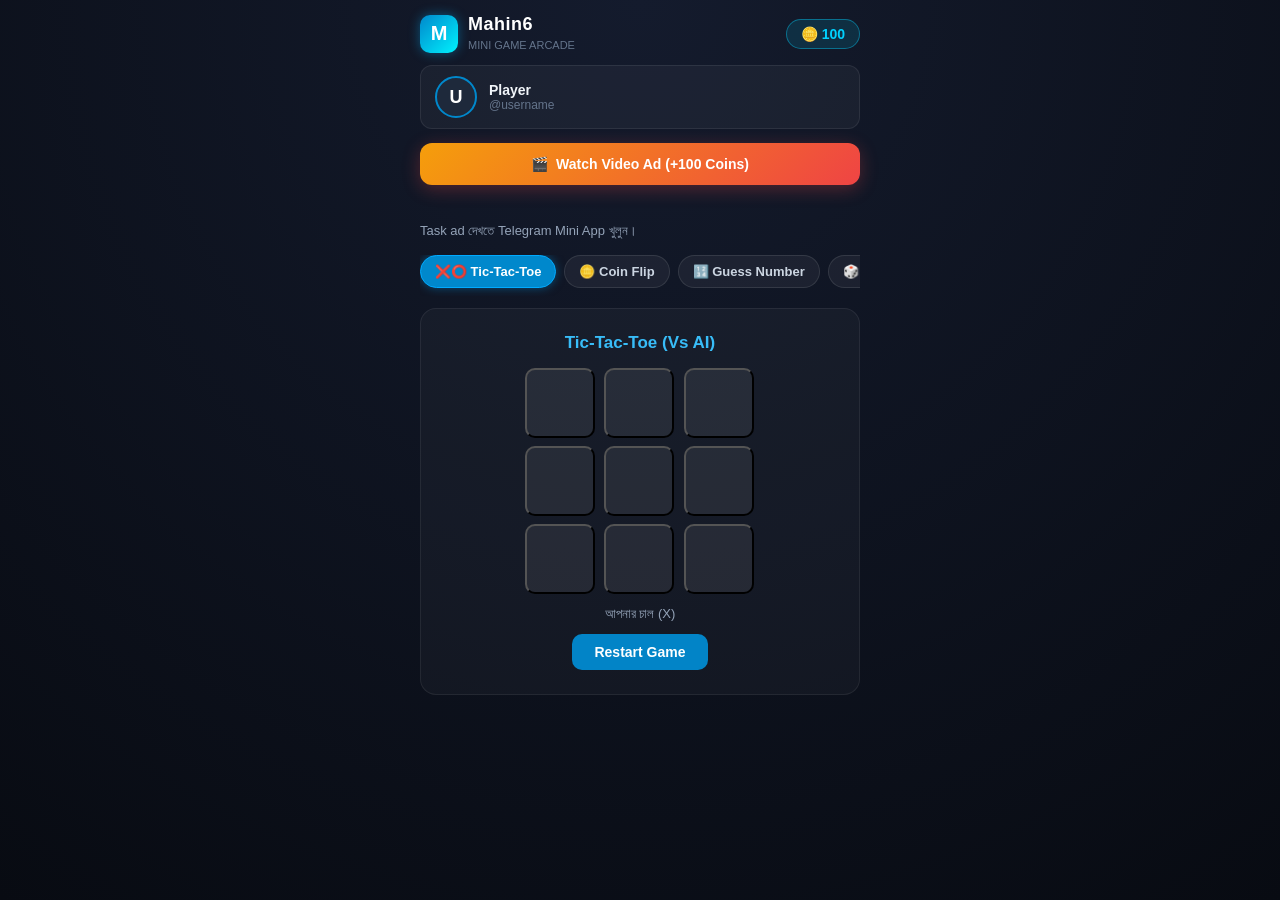
<file: index.html>
<!DOCTYPE html>
<html lang="bn">
<head>
  <meta charset="UTF-8" />
  <meta name="viewport" content="width=device-width, initial-scale=1.0, viewport-fit=cover" />
  <meta name="theme-color" content="#080b12" />
  <meta name="description" content="Mahin6 Arcade — mini games for Telegram." />
  <title>Mahin6 Arcade</title>

  <!-- Telegram WebApp SDK -->
  <script src="https://telegram.org/js/telegram-web-app.js"></script>
  <!-- Adsgram SDK -->
  <script src="https://sad.adsgram.ai/js/sad.min.js"></script>

  <!-- External Stylesheet -->
  <link rel="stylesheet" href="style.css" />
</head>
<body>

  <!-- Top Bar: Mahin6 Header & Telegram User Profile -->
  <header class="app-header">
    <div class="brand">
      <div class="logo-badge">M</div>
      <div class="brand-text">
        <h2>Mahin6</h2>
        <span class="sub-text">Mini Game Arcade</span>
      </div>
    </div>
    <div class="coins-badge">
      🪙 <span id="coin-txt">100</span>
    </div>
  </header>

  <!-- User Info Banner -->
  <section class="user-card">
    <div class="avatar" id="avatar">U</div>
    <div class="user-details">
      <h4 id="u-name">Player</h4>
      <p id="u-id">@username</p>
    </div>
  </section>

  <!-- Adsgram Rewarded Ad Action -->
  <section class="ad-container">
    <button class="ad-btn" id="show-ad">
      <span>🎬</span> Watch Video Ad (+100 Coins)
    </button>
    <p class="status-alert" id="ad-status" role="status" aria-live="polite"></p>
    <div id="task-ad-slot"></div>
    <p class="status-alert" id="task-status" role="status" aria-live="polite"></p>
    <button class="action-btn claim-btn" id="claim-reward" hidden>
      Claim game reward
    </button>
  </section>

  <!-- Game Category Tabs -->
  <nav class="game-tabs">
    <button class="tab-btn active" onclick="switchGame('ttt', this)">❌⭕ Tic-Tac-Toe</button>
    <button class="tab-btn" onclick="switchGame('coin', this)">🪙 Coin Flip</button>
    <button class="tab-btn" onclick="switchGame('guess', this)">🔢 Guess Number</button>
    <button class="tab-btn" onclick="switchGame('dice', this)">🎲 Lucky Dice</button>
    <button class="tab-btn" onclick="switchGame('tap', this)">⚡ Tap Rush</button>
    <button class="tab-btn" onclick="switchGame('memory', this)">🧠 Memory Match</button>
    <button class="tab-btn" onclick="switchGame('rps', this)">✊ Rock Paper Scissors</button>
    <button class="tab-btn" onclick="switchGame('math', this)">➕ Quick Math</button>
  </nav>

  <!-- Main Game Arena -->
  <main class="arena">

    <!-- Game 1: Tic Tac Toe (Vs Smart AI) -->
    <div class="game-view active" id="view-ttt">
      <h3 class="game-title">Tic-Tac-Toe (Vs AI)</h3>
      <div class="ttt-board" id="ttt-grid" aria-label="Tic-Tac-Toe board"></div>
      <p class="status-alert" id="ttt-status" role="status" aria-live="polite">আপনার চাল (X)</p>
      <button class="action-btn" onclick="resetTTT()">Restart Game</button>
    </div>

    <!-- Game 2: Coin Flip -->
    <div class="game-view" id="view-coin">
      <h3 class="game-title">Head or Tail</h3>
      <div class="game-display-icon" id="coin-anim">🪙</div>
      <div class="dual-btn-group">
        <button class="action-btn" onclick="flipCoin('Head')">Head</button>
        <button class="action-btn" onclick="flipCoin('Tail')">Tail</button>
      </div>
      <p class="status-alert" id="coin-status">অপশন পছন্দ করুন (Win = +20)</p>
    </div>

    <!-- Game 3: Guess Number -->
    <div class="game-view" id="view-guess">
      <h3 class="game-title">Guess Number (1 - 10)</h3>
      <div class="input-group">
        <input type="number" id="guess-input" min="1" max="10" step="1" inputmode="numeric" placeholder="?" aria-label="১ থেকে ১০-এর মধ্যে সংখ্যা" />
      </div>
      <button class="action-btn" onclick="checkGuess()">Check Guess</button>
      <p class="status-alert" id="guess-status">১ থেকে ১০ এর মধ্যে সংখ্যা অনুমান করুন (Win = +30)</p>
    </div>

    <!-- Game 4: Lucky Dice -->
    <div class="game-view" id="view-dice">
      <h3 class="game-title">Lucky Dice Roll</h3>
      <div class="game-display-icon" id="dice-face">🎲</div>
      <button class="action-btn" onclick="rollDice()">Roll Dice</button>
      <p class="status-alert" id="dice-status">ছক্কা (৬) পড়লে পাবেন +৫০ কয়েন!</p>
    </div>

    <!-- Game 5: Tap Rush -->
    <div class="game-view" id="view-tap">
      <h3 class="game-title">৫ সেকেন্ডে ট্যাপ রাশ</h3>
      <h2 id="tap-timer" class="highlight-timer">Time: 5s</h2>
      <div class="tap-counter">ট্যাপ সংখ্যা: <span id="tap-count">0</span></div>
      <button class="action-btn tap-large" id="tap-btn" onclick="handleTap()">TAP HERE!</button>
      <p class="status-alert" id="tap-status">শুরু করতে বোতামে ট্যাপ করুন!</p>
    </div>

    <!-- Game 6: Memory Match -->
    <div class="game-view" id="view-memory">
      <h3 class="game-title">Memory Match</h3>
      <p class="game-instructions">সব matching emoji জোড়া খুঁজে বের করুন।</p>
      <div class="memory-board" id="memory-board" aria-label="Memory Match board"></div>
      <p class="status-alert" id="memory-status" role="status" aria-live="polite">
        সব জোড়া মেলালে +60 coins পাবেন।
      </p>
      <button class="action-btn" id="memory-restart" onclick="startMemoryGame()">New Game</button>
    </div>

    <!-- Game 7: Rock Paper Scissors -->
    <div class="game-view" id="view-rps">
      <h3 class="game-title">Rock Paper Scissors</h3>
      <div class="rps-options">
        <button class="action-btn" onclick="playRps('rock')">✊ Rock</button>
        <button class="action-btn" onclick="playRps('paper')">✋ Paper</button>
        <button class="action-btn" onclick="playRps('scissors')">✌️ Scissors</button>
      </div>
      <p class="status-alert" id="rps-status" role="status" aria-live="polite">
        জিতলে +15 coins পাবেন।
      </p>
    </div>

    <!-- Game 8: Quick Math -->
    <div class="game-view" id="view-math">
      <h3 class="game-title">Quick Math Challenge</h3>
      <p class="game-instructions" id="math-round">Round 1 of 5</p>
      <div class="math-question" id="math-question" aria-live="polite"></div>
      <div class="input-group">
        <input type="number" id="math-answer" step="1" inputmode="numeric"
          placeholder="?" aria-label="অংকের উত্তর" />
      </div>
      <button class="action-btn" id="math-submit" onclick="submitMathAnswer()">Submit Answer</button>
      <p class="status-alert" id="math-status" role="status" aria-live="polite">
        সঠিক উত্তরে +10 coins, মোট ৫টি প্রশ্ন।
      </p>
      <button class="action-btn" id="math-restart" onclick="startMathChallenge()" hidden>
        Play Again
      </button>
    </div>

  </main>

  <!-- External Script -->
  <script src="script.js"></script>
</body>
</html>
</file>
<file: style.css>
* {
  box-sizing: border-box;
  margin: 0;
  padding: 0;
  font-family: -apple-system, BlinkMacSystemFont, "Segoe UI", Roboto, Oxygen, Ubuntu, Cantarell, sans-serif;
  user-select: none;
  -webkit-tap-highlight-color: transparent;
}

body {
  background: radial-gradient(circle at top, #141b2d 0%, #080b12 100%);
  color: #ffffff;
  min-height: 100vh;
  min-height: 100dvh;
  display: flex;
  flex-direction: column;
  align-items: center;
  padding: max(14px, env(safe-area-inset-top)) max(14px, env(safe-area-inset-right))
    max(14px, env(safe-area-inset-bottom)) max(14px, env(safe-area-inset-left));
}

/* Header & Brand */
.app-header {
  width: 100%;
  max-width: 440px;
  display: flex;
  align-items: center;
  justify-content: space-between;
  margin-bottom: 12px;
}

.brand {
  display: flex;
  align-items: center;
  gap: 10px;
}

.logo-badge {
  width: 38px;
  height: 38px;
  background: linear-gradient(135deg, #0088cc, #00f2fe);
  border-radius: 10px;
  display: flex;
  align-items: center;
  justify-content: center;
  font-size: 20px;
  font-weight: 900;
  color: #fff;
  box-shadow: 0 0 12px rgba(0, 180, 255, 0.4);
}

.brand-text h2 {
  font-size: 18px;
  letter-spacing: 0.5px;
  color: #fff;
}

.brand-text .sub-text {
  font-size: 11px;
  color: #64748b;
  text-transform: uppercase;
}

.coins-badge {
  background: rgba(0, 210, 255, 0.12);
  border: 1px solid rgba(0, 210, 255, 0.4);
  padding: 6px 14px;
  border-radius: 20px;
  font-weight: 700;
  color: #00d2ff;
  font-size: 14px;
}

/* User Card */
.user-card {
  width: 100%;
  max-width: 440px;
  background: rgba(255, 255, 255, 0.04);
  border: 1px solid rgba(255, 255, 255, 0.08);
  border-radius: 12px;
  padding: 10px 14px;
  display: flex;
  align-items: center;
  gap: 12px;
  margin-bottom: 14px;
}

.avatar {
  width: 42px;
  height: 42px;
  border-radius: 50%;
  background: #1e293b;
  border: 2px solid #0088cc;
  display: flex;
  align-items: center;
  justify-content: center;
  font-size: 18px;
  font-weight: bold;
}

.user-details h4 {
  font-size: 14px;
  color: #f1f5f9;
}

.user-details p {
  font-size: 12px;
  color: #64748b;
}

/* Ad Button */
.ad-container {
  width: 100%;
  max-width: 440px;
  margin-bottom: 14px;
}

.ad-btn {
  width: 100%;
  padding: 13px;
  font-size: 14px;
  font-weight: 700;
  border: none;
  border-radius: 12px;
  cursor: pointer;
  background: linear-gradient(135deg, #f59e0b, #ef4444);
  color: #ffffff;
  display: flex;
  align-items: center;
  justify-content: center;
  gap: 8px;
  box-shadow: 0 4px 18px rgba(239, 68, 68, 0.3);
}

.ad-btn:active {
  transform: scale(0.98);
}

.ad-btn:disabled {
  cursor: wait;
  opacity: 0.65;
}

.claim-btn {
  width: 100%;
  margin-top: 8px;
}

adsgram-task {
  --adsgram-task-button-width: 46px;
  --adsgram-task-font-size: 13px;
  display: block;
  width: 100%;
  margin-top: 8px;
  padding: 10px 12px;
  border: 1px solid rgba(255, 255, 255, 0.1);
  border-radius: 12px;
  background: rgba(255, 255, 255, 0.05);
  color: #e2e8f0;
}

.claim-btn {
  background: linear-gradient(135deg, #16a34a, #059669);
}

/* Game Navigation */
.game-tabs {
  display: flex;
  gap: 8px;
  overflow-x: auto;
  width: 100%;
  max-width: 440px;
  padding-bottom: 8px;
  margin-bottom: 12px;
}

.game-tabs::-webkit-scrollbar {
  display: none;
}

.tab-btn {
  flex: 0 0 auto;
  padding: 8px 14px;
  border-radius: 20px;
  background: rgba(255, 255, 255, 0.05);
  border: 1px solid rgba(255, 255, 255, 0.1);
  color: #cbd5e1;
  font-size: 13px;
  font-weight: 600;
  cursor: pointer;
}

.tab-btn.active {
  background: #0088cc;
  color: #fff;
  border-color: #00aaff;
  box-shadow: 0 0 10px rgba(0, 136, 204, 0.5);
}

.tab-btn:focus-visible,
.action-btn:focus-visible,
.ad-btn:focus-visible,
.ttt-cell:focus-visible,
input:focus-visible {
  outline: 2px solid #7dd3fc;
  outline-offset: 3px;
}

/* Arena View */
.arena {
  width: 100%;
  max-width: 440px;
}

.game-view {
  display: none;
  background: rgba(255, 255, 255, 0.03);
  border: 1px solid rgba(255, 255, 255, 0.07);
  border-radius: 16px;
  padding: 24px 16px;
  text-align: center;
}

.game-view.active {
  display: block;
}

.game-title {
  font-size: 17px;
  font-weight: 700;
  color: #38bdf8;
  margin-bottom: 15px;
}

.action-btn {
  padding: 10px 22px;
  font-size: 14px;
  font-weight: 700;
  border: none;
  border-radius: 10px;
  background: #0284c7;
  color: white;
  cursor: pointer;
  margin-top: 10px;
}

.action-btn:active {
  transform: scale(0.96);
}

.action-btn:disabled {
  cursor: default;
  opacity: 0.6;
}

.action-btn[hidden] {
  display: none;
}

.status-alert {
  font-size: 13px;
  color: #94a3b8;
  margin-top: 10px;
  min-height: 18px;
}

/* Game Specifics */
.ttt-board {
  display: grid;
  grid-template-columns: repeat(3, 1fr);
  gap: 8px;
  width: 230px;
  margin: 0 auto 12px auto;
}

.ttt-cell {
  width: 70px;
  height: 70px;
  background: rgba(255, 255, 255, 0.07);
  border-radius: 10px;
  display: flex;
  align-items: center;
  justify-content: center;
  font-size: 30px;
  font-weight: 800;
  cursor: pointer;
}

.ttt-cell.X { color: #38bdf8; }
.ttt-cell.O { color: #f43f5e; }

.game-display-icon {
  font-size: 55px;
  margin: 12px 0;
}

.dual-btn-group {
  display: flex;
  justify-content: center;
  gap: 12px;
}

.input-group input[type="number"] {
  width: 90px;
  padding: 10px;
  border-radius: 8px;
  border: 1px solid #0284c7;
  background: #0f172a;
  color: #fff;
  font-size: 18px;
  text-align: center;
  outline: none;
}

.highlight-timer {
  color: #f59e0b;
  margin: 6px 0;
}

.tap-counter {
  font-size: 20px;
  font-weight: 700;
  margin: 10px 0;
}

.tap-large {
  padding: 18px 45px;
  font-size: 18px;
}

.game-instructions {
  color: #94a3b8;
  font-size: 13px;
  margin-bottom: 12px;
}

.memory-board {
  display: grid;
  grid-template-columns: repeat(4, minmax(0, 1fr));
  gap: 8px;
  width: 100%;
  max-width: 340px;
  margin: 0 auto;
}

.memory-card {
  aspect-ratio: 1;
  border: 1px solid rgba(255, 255, 255, 0.1);
  border-radius: 12px;
  background: rgba(255, 255, 255, 0.08);
  color: #38bdf8;
  font-size: clamp(22px, 8vw, 32px);
  font-weight: 700;
  cursor: pointer;
}

.memory-card.matched {
  background: rgba(22, 163, 74, 0.2);
  border-color: rgba(74, 222, 128, 0.5);
}

.memory-card:disabled {
  cursor: default;
}

.rps-options {
  display: flex;
  flex-wrap: wrap;
  justify-content: center;
  gap: 8px;
}

.rps-options .action-btn {
  margin-inline: 0;
  padding-inline: 14px;
}

.math-question {
  margin: 18px 0;
  color: #f8fafc;
  font-size: 32px;
  font-weight: 800;
}
</file>
